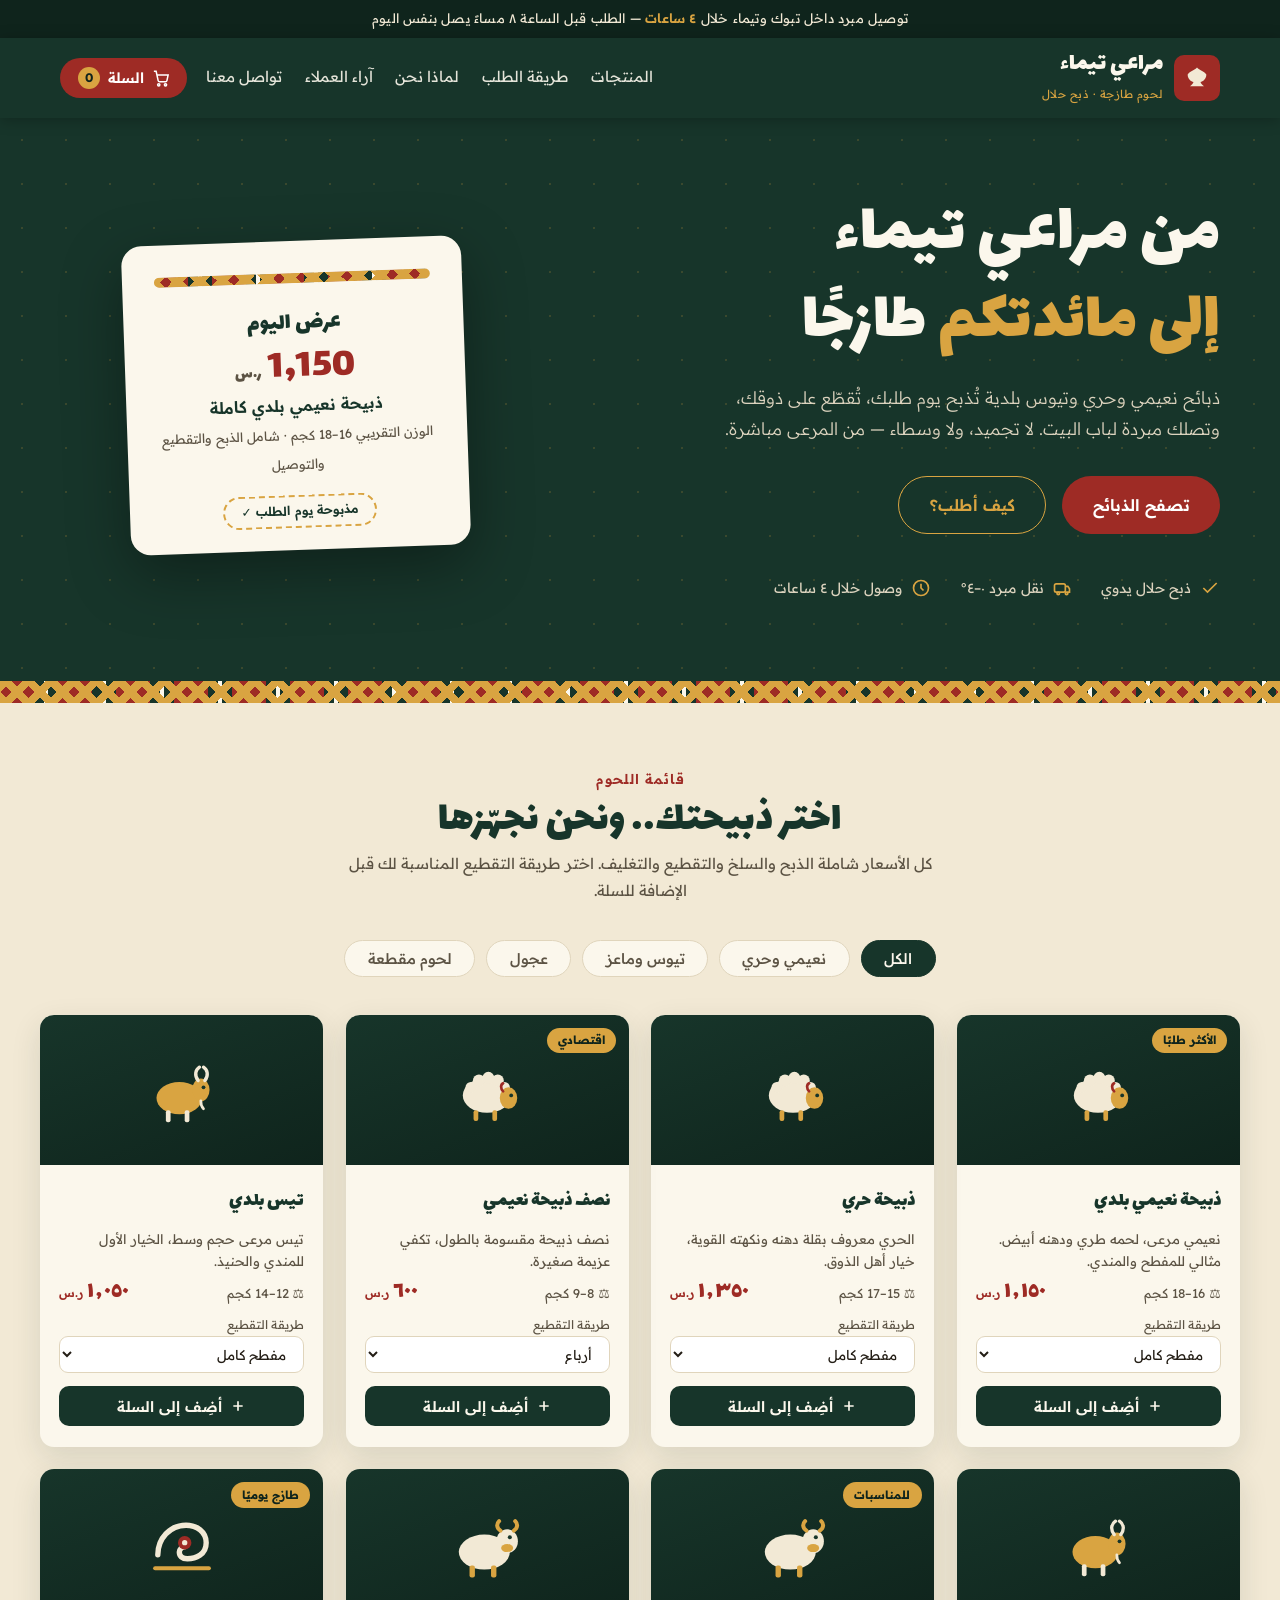
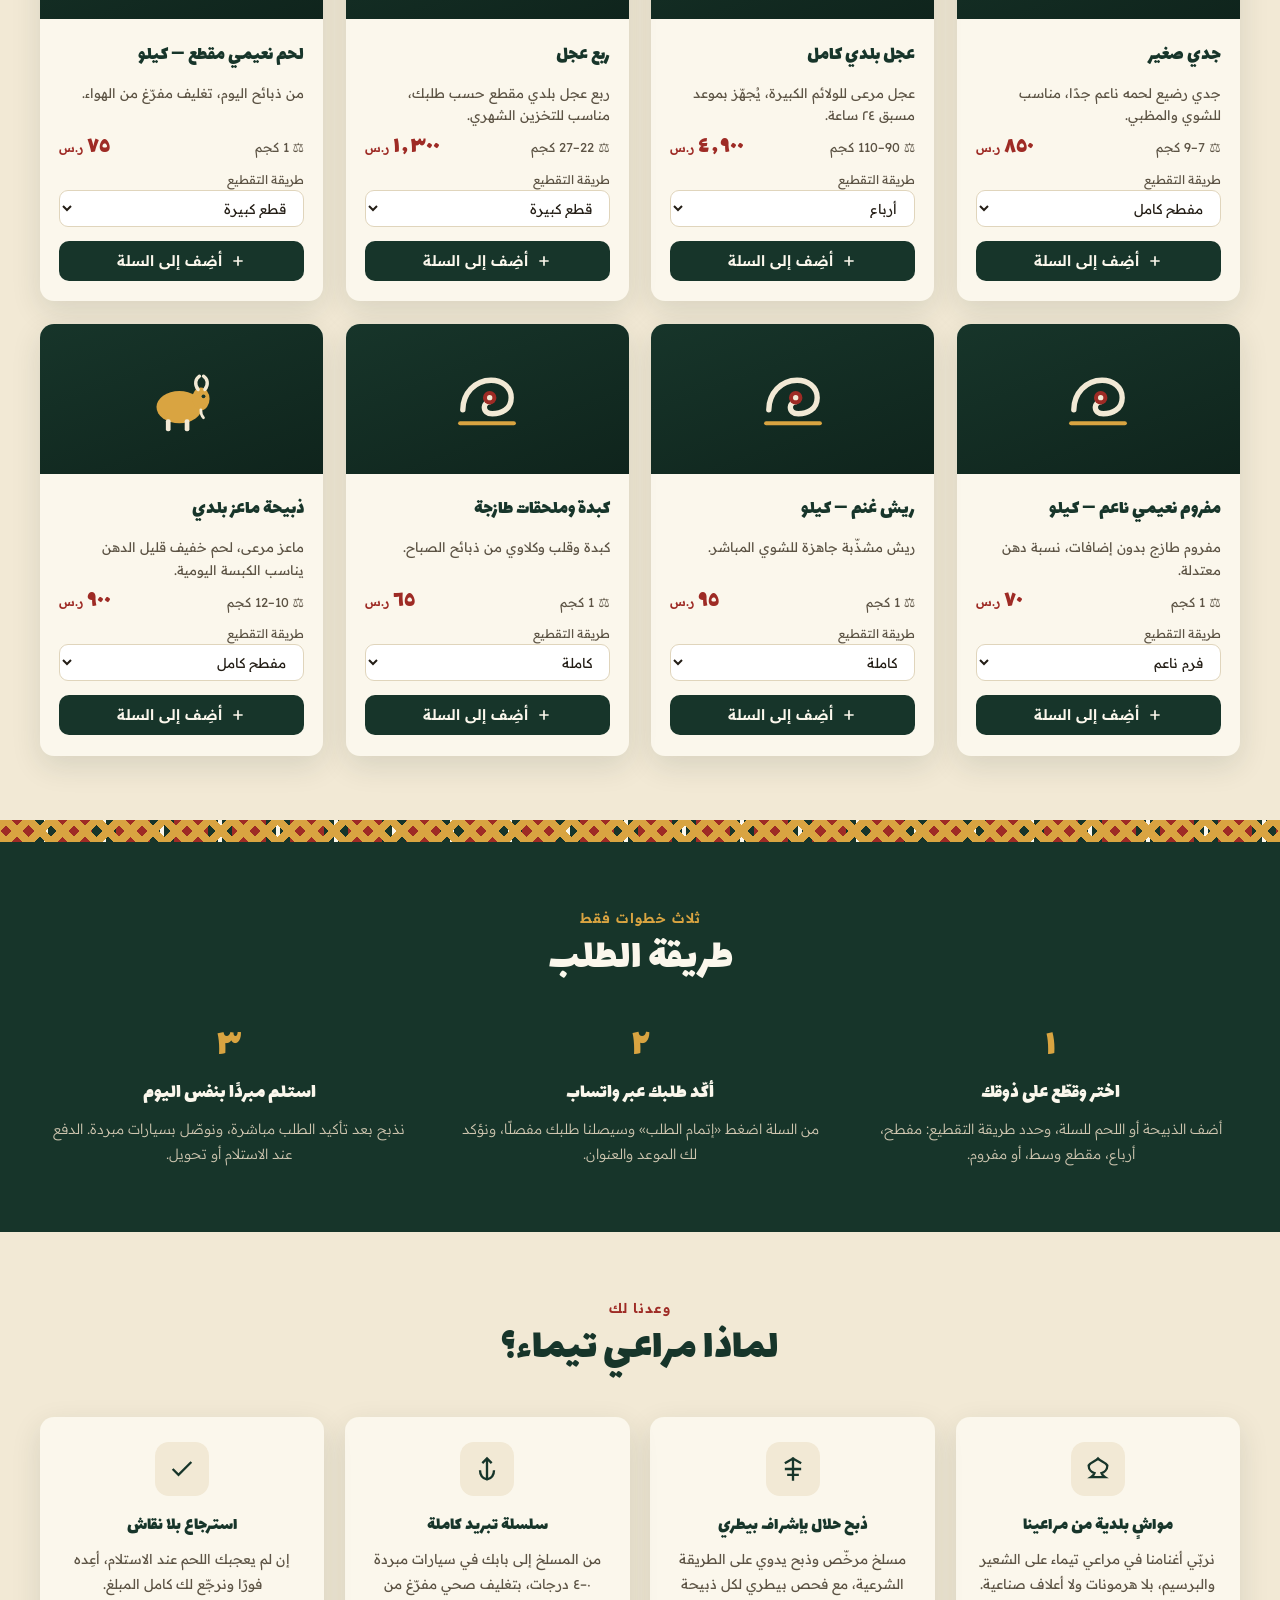
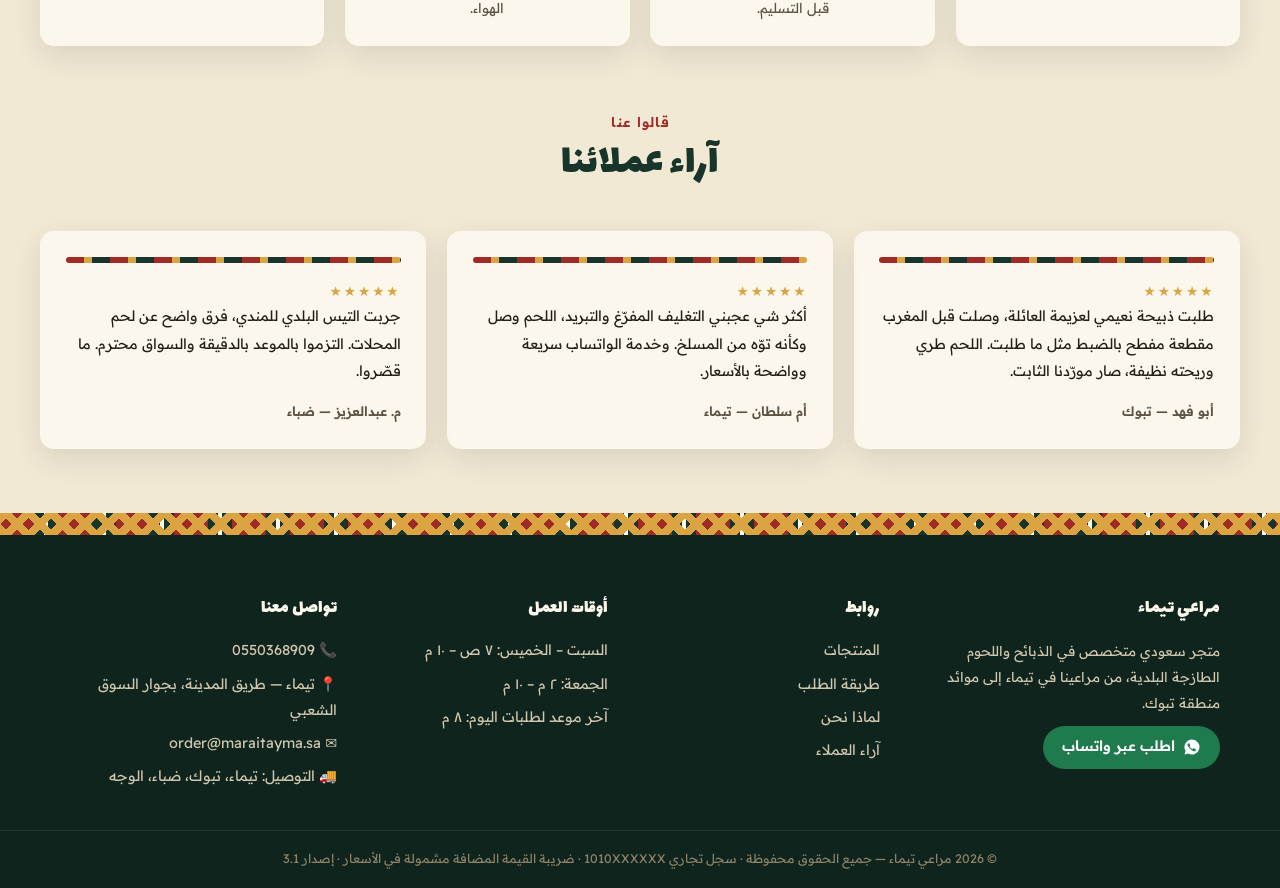
<file: index 2.html>
<!DOCTYPE html>
<html lang="ar" dir="rtl">
<head>
<meta charset="UTF-8">
<meta name="viewport" content="width=device-width, initial-scale=1.0">
<title>مراعي تيماء | لحوم طازجة وذبائح — ذبح حلال وتوصيل مبرد</title>
<meta name="description" content="مراعي تيماء: ذبائح نعيمي وحري وتيوس وعجول طازجة، ذبح حلال يدوي، تقطيع على ذوقك، وتوصيل مبرد لباب البيت.">
<link rel="preconnect" href="https://fonts.googleapis.com">
<link rel="preconnect" href="https://fonts.gstatic.com" crossorigin>
<link href="https://fonts.googleapis.com/css2?family=Lalezar&family=Readex+Pro:wght@300;400;500;600;700&display=swap" rel="stylesheet">
<style>
:root{
  --palm:#17352A;        /* ليل النخيل */
  --palm-deep:#0F241C;
  --sand:#F2E9D5;        /* سمن بلدي */
  --ivory:#FBF7EC;
  --sadu-red:#9E2B25;    /* أحمر السدو */
  --sadu-red-dark:#7E211C;
  --gold:#D9A441;        /* ذهب زعفران */
  --ink:#241E16;
  --ink-soft:#5C5344;
  --radius:14px;
  --shadow:0 10px 30px rgba(23,53,42,.12);
  --font-display:'Lalezar', system-ui, sans-serif;
  --font-body:'Readex Pro', system-ui, sans-serif;
}
*{margin:0;padding:0;box-sizing:border-box}
html{scroll-behavior:smooth}
@media (prefers-reduced-motion: reduce){
  html{scroll-behavior:auto}
  *,*::before,*::after{animation:none!important;transition:none!important}
}
body{
  font-family:var(--font-body);
  background:var(--sand);
  color:var(--ink);
  line-height:1.8;
  overflow-x:hidden;
}
img,svg{display:block;max-width:100%}
button{font-family:inherit;cursor:pointer;border:none;background:none}
a{color:inherit;text-decoration:none}
:focus-visible{outline:3px solid var(--gold);outline-offset:2px;border-radius:4px}

/* ====== شريط السدو (العنصر المميز) ====== */
.sadu{
  height:22px;
  background:
    repeating-linear-gradient(135deg, var(--gold) 0 8px, transparent 8px 16px),
    repeating-linear-gradient(45deg,  var(--gold) 0 8px, transparent 8px 16px),
    repeating-linear-gradient(90deg, var(--sadu-red) 0 34px, var(--palm) 34px 44px, var(--ivory) 44px 48px, var(--palm) 48px 58px);
  background-blend-mode:normal;
}
.sadu--thin{height:10px}

/* ====== الشريط العلوي ====== */
.topbar{
  background:var(--palm-deep);
  color:var(--sand);
  font-size:.82rem;
  text-align:center;
  padding:.45rem 1rem;
  letter-spacing:.2px;
}
.topbar b{color:var(--gold);font-weight:600}

/* ====== الترويسة ====== */
header.site{
  position:sticky;top:0;z-index:50;
  background:var(--palm);
  color:var(--ivory);
  box-shadow:0 2px 14px rgba(0,0,0,.25);
}
.nav-wrap{
  max-width:1200px;margin:0 auto;
  display:flex;align-items:center;gap:1.2rem;
  padding:.7rem 1.25rem;
}
.brand{display:flex;align-items:center;gap:.7rem}
.brand-mark{
  width:46px;height:46px;border-radius:10px;
  background:var(--sadu-red);
  display:grid;place-items:center;flex:none;
}
.brand-name{font-family:var(--font-display);font-size:1.55rem;line-height:1;padding-top:.3rem}
.brand-tag{font-size:.7rem;color:var(--gold);letter-spacing:.5px}
nav.main{display:flex;gap:1.4rem;margin-inline-start:auto;font-size:.95rem}
nav.main a{opacity:.9;padding:.3rem 0;border-bottom:2px solid transparent;transition:.2s}
nav.main a:hover{opacity:1;border-color:var(--gold)}
.cart-btn{
  position:relative;
  background:var(--sadu-red);color:#fff;
  padding:.55rem 1.1rem;border-radius:999px;
  font-family:var(--font-body);font-weight:600;font-size:.9rem;
  display:flex;align-items:center;gap:.5rem;
  transition:background .2s;
}
.cart-btn:hover{background:var(--sadu-red-dark)}
.cart-count{
  background:var(--gold);color:var(--palm-deep);
  min-width:22px;height:22px;border-radius:999px;
  display:grid;place-items:center;font-size:.78rem;font-weight:700;
}
.menu-toggle{display:none;color:var(--ivory);font-size:1.6rem;line-height:1}

/* ====== البطل ====== */
.hero{
  background:var(--palm);
  color:var(--ivory);
  position:relative;
  overflow:hidden;
}
.hero::before{ /* نجوم صحراء خافتة */
  content:"";position:absolute;inset:0;
  background-image:radial-gradient(rgba(217,164,65,.18) 1px, transparent 1.5px);
  background-size:44px 44px;
  pointer-events:none;
}
.hero-inner{
  max-width:1200px;margin:0 auto;
  padding:4.5rem 1.25rem 5rem;
  display:grid;grid-template-columns:1.15fr .85fr;gap:3rem;align-items:center;
  position:relative;
}
.hero h1{
  font-family:var(--font-display);
  font-size:clamp(2.6rem, 6vw, 4.4rem);
  line-height:1.25;font-weight:400;
}
.hero h1 .accent{color:var(--gold)}
.hero p.lead{
  margin-top:1rem;font-size:1.08rem;color:#DCD3BE;max-width:32rem;font-weight:300;
}
.hero-actions{margin-top:2rem;display:flex;gap:1rem;flex-wrap:wrap}
.btn{
  display:inline-flex;align-items:center;gap:.5rem;
  padding:.85rem 1.9rem;border-radius:999px;
  font-weight:600;font-size:1rem;transition:.2s;
}
.btn-primary{background:var(--sadu-red);color:#fff}
.btn-primary:hover{background:var(--sadu-red-dark);transform:translateY(-2px)}
.btn-ghost{border:1.5px solid var(--gold);color:var(--gold)}
.btn-ghost:hover{background:var(--gold);color:var(--palm-deep)}
.trust{
  margin-top:2.6rem;display:flex;gap:1.8rem;flex-wrap:wrap;
}
.trust div{display:flex;align-items:center;gap:.55rem;font-size:.88rem;color:#DCD3BE}
.trust svg{flex:none}
.hero-art{
  justify-self:center;
  background:var(--ivory);
  border-radius:20px;
  padding:2rem 2rem 1.4rem;
  box-shadow:0 20px 60px rgba(0,0,0,.35);
  rotate:-2deg;
  color:var(--ink);
  width:min(340px, 100%);
  text-align:center;
}
.hero-art .sadu--thin{border-radius:6px;margin-bottom:1.2rem}
.hero-art h3{font-family:var(--font-display);font-size:1.5rem;color:var(--palm);font-weight:400}
.hero-art .price-tag{
  font-family:var(--font-display);font-size:2.6rem;color:var(--sadu-red);line-height:1.1;
}
.hero-art small{color:var(--ink-soft);font-size:.8rem}
.hero-art .stamp{
  margin:1.1rem auto 0;width:fit-content;
  border:2px dashed var(--gold);color:var(--palm);
  padding:.2rem 1rem;border-radius:999px;font-size:.78rem;font-weight:600;
}

/* ====== الأقسام العامة ====== */
section{padding:4rem 1.25rem}
.container{max-width:1200px;margin:0 auto}
.sec-head{margin-bottom:2.2rem;text-align:center}
.sec-head .eyebrow{
  color:var(--sadu-red);font-weight:600;font-size:.85rem;letter-spacing:1px;
}
.sec-head h2{
  font-family:var(--font-display);font-weight:400;
  font-size:clamp(1.9rem, 4vw, 2.7rem);color:var(--palm);line-height:1.35;
}
.sec-head p{color:var(--ink-soft);max-width:38rem;margin:0 auto;font-size:.95rem}

/* ====== التصنيفات ====== */
.cats{display:flex;gap:.7rem;justify-content:center;flex-wrap:wrap;margin-bottom:2.4rem}
.cat-chip{
  padding:.5rem 1.4rem;border-radius:999px;
  background:var(--ivory);border:1.5px solid #E0D5BC;
  font-weight:500;font-size:.92rem;color:var(--ink-soft);transition:.2s;
}
.cat-chip:hover{border-color:var(--palm);color:var(--palm)}
.cat-chip.active{background:var(--palm);border-color:var(--palm);color:var(--ivory)}

/* ====== شبكة المنتجات ====== */
.grid{
  display:grid;grid-template-columns:repeat(auto-fill,minmax(265px,1fr));gap:1.4rem;
}
.card{
  background:var(--ivory);border-radius:var(--radius);
  box-shadow:var(--shadow);
  overflow:hidden;display:flex;flex-direction:column;
  transition:transform .2s, box-shadow .2s;
}
.card:hover{transform:translateY(-4px);box-shadow:0 16px 40px rgba(23,53,42,.18)}
.card-media{
  background:linear-gradient(160deg, var(--palm) 0%, var(--palm-deep) 100%);
  padding:1.6rem;display:grid;place-items:center;position:relative;min-height:150px;
}
.card-media svg{width:86px;height:86px}
.badge{
  position:absolute;top:.8rem;inset-inline-start:.8rem;
  background:var(--gold);color:var(--palm-deep);
  font-size:.72rem;font-weight:700;padding:.15rem .7rem;border-radius:999px;
}
.card-body{padding:1.1rem 1.2rem 1.3rem;display:flex;flex-direction:column;gap:.55rem;flex:1}
.card-body h3{font-family:var(--font-display);font-weight:400;font-size:1.25rem;color:var(--palm)}
.card-body .desc{font-size:.83rem;color:var(--ink-soft);line-height:1.7;flex:1}
.meta{display:flex;align-items:center;justify-content:space-between;font-size:.8rem;color:var(--ink-soft)}
.price{font-family:var(--font-display);font-size:1.5rem;color:var(--sadu-red);line-height:1}
.price small{font-family:var(--font-body);font-size:.75rem;font-weight:600}
.cut-select{
  width:100%;padding:.5rem .8rem;border-radius:9px;
  border:1.5px solid #E0D5BC;background:#fff;
  font-family:var(--font-body);font-size:.85rem;color:var(--ink);
}
.add-btn{
  margin-top:.3rem;
  background:var(--palm);color:var(--ivory);
  padding:.65rem;border-radius:10px;font-weight:600;font-size:.92rem;
  display:flex;align-items:center;justify-content:center;gap:.5rem;
  transition:background .2s;
}
.add-btn:hover{background:var(--sadu-red)}

/* ====== طريقة الطلب ====== */
.steps-band{background:var(--palm);color:var(--ivory)}
.steps{display:grid;grid-template-columns:repeat(3,1fr);gap:2rem;margin-top:2.5rem}
.step{text-align:center;padding:0 .6rem}
.step-num{
  font-family:var(--font-display);font-size:2.4rem;color:var(--gold);line-height:1;
}
.step h3{font-family:var(--font-display);font-weight:400;font-size:1.3rem;margin:.5rem 0 .3rem}
.step p{font-size:.88rem;color:#CFC6B0;font-weight:300}
.steps-band .sec-head h2{color:var(--ivory)}
.steps-band .sec-head .eyebrow{color:var(--gold)}

/* ====== لماذا نحن ====== */
.feats{display:grid;grid-template-columns:repeat(auto-fit,minmax(230px,1fr));gap:1.3rem;margin-top:2.4rem}
.feat{
  background:var(--ivory);border-radius:var(--radius);padding:1.6rem 1.4rem;
  box-shadow:var(--shadow);text-align:center;
}
.feat .ic{
  width:54px;height:54px;margin:0 auto .8rem;border-radius:14px;
  background:var(--sand);display:grid;place-items:center;
}
.feat h3{font-family:var(--font-display);font-weight:400;font-size:1.15rem;color:var(--palm);margin-bottom:.3rem}
.feat p{font-size:.85rem;color:var(--ink-soft)}

/* ====== آراء العملاء ====== */
.quotes{display:grid;grid-template-columns:repeat(auto-fit,minmax(280px,1fr));gap:1.3rem;margin-top:2.4rem}
.quote{
  background:var(--ivory);border-radius:var(--radius);padding:1.6rem;
  box-shadow:var(--shadow);position:relative;
}
.quote::before{
  content:"";display:block;height:6px;border-radius:6px;margin-bottom:1rem;
  background:repeating-linear-gradient(90deg, var(--sadu-red) 0 18px, var(--gold) 18px 26px, var(--palm) 26px 44px);
}
.quote p{font-size:.9rem;color:var(--ink);line-height:1.9}
.quote footer{margin-top:.9rem;font-size:.82rem;color:var(--ink-soft);font-weight:600}
.stars{color:var(--gold);letter-spacing:2px;font-size:.85rem}

/* ====== التذييل ====== */
footer.site{background:var(--palm-deep);color:#CFC6B0;font-size:.9rem}
.foot-grid{
  max-width:1200px;margin:0 auto;
  display:grid;grid-template-columns:1.3fr 1fr 1fr 1.2fr;gap:2.5rem;
  padding:3.5rem 1.25rem 2.5rem;
}
.foot-grid h4{font-family:var(--font-display);font-weight:400;color:var(--ivory);font-size:1.2rem;margin-bottom:.8rem}
.foot-grid ul{list-style:none;display:grid;gap:.45rem}
.foot-grid a:hover{color:var(--gold)}
.foot-note{
  border-top:1px solid rgba(255,255,255,.08);
  text-align:center;padding:1.1rem;font-size:.78rem;color:#8E8368;
}
.wa-link{
  display:inline-flex;align-items:center;gap:.5rem;margin-top:.6rem;
  background:#1F7A4D;color:#fff;padding:.55rem 1.2rem;border-radius:999px;font-weight:600;
}
.wa-link:hover{background:#176340;color:#fff}

/* ====== سلة المشتريات ====== */
.overlay{
  position:fixed;inset:0;background:rgba(15,36,28,.55);
  opacity:0;pointer-events:none;transition:opacity .25s;z-index:90;
}
.overlay.show{opacity:1;pointer-events:auto}
.cart-drawer{
  position:fixed;top:0;bottom:0;right:0;
  width:min(400px, 92vw);
  background:var(--ivory);z-index:100;
  transform:translateX(110%);
  visibility:hidden;
  transition:transform .3s ease, visibility 0s linear .3s;
  display:flex;flex-direction:column;
  box-shadow:-12px 0 40px rgba(0,0,0,.3);
}
.cart-drawer.open{
  transform:translateX(0);
  visibility:visible;
  transition:transform .3s ease, visibility 0s;
}
.cart-head{
  background:var(--palm);color:var(--ivory);
  padding:1.1rem 1.3rem;display:flex;align-items:center;justify-content:space-between;
}
.cart-head h3{font-family:var(--font-display);font-weight:400;font-size:1.35rem}
.cart-close{color:var(--ivory);font-size:1.7rem;line-height:1}
.cart-items{flex:1;overflow-y:auto;padding:1.2rem 1.3rem;display:grid;gap:1rem;align-content:start}
.cart-empty{text-align:center;color:var(--ink-soft);padding:3rem 1rem}
.cart-empty svg{margin:0 auto 1rem;opacity:.4}
.c-item{
  display:grid;grid-template-columns:auto 1fr auto;gap:.9rem;align-items:center;
  background:#fff;border:1px solid #EDE4CE;border-radius:12px;padding:.8rem;
}
.c-thumb{
  width:52px;height:52px;border-radius:10px;flex:none;
  background:var(--palm);display:grid;place-items:center;
}
.c-thumb svg{width:34px;height:34px}
.c-info h4{font-size:.9rem;font-weight:600;color:var(--palm)}
.c-info .cut{font-size:.74rem;color:var(--ink-soft)}
.c-info .p{font-size:.85rem;color:var(--sadu-red);font-weight:700}
.c-actions{display:grid;gap:.4rem;justify-items:center}
.qty{display:flex;align-items:center;gap:.5rem;background:var(--sand);border-radius:999px;padding:.15rem .5rem}
.qty button{width:24px;height:24px;font-size:1rem;font-weight:700;color:var(--palm)}
.qty span{min-width:20px;text-align:center;font-weight:600;font-size:.9rem}
.rm{font-size:.72rem;color:var(--sadu-red);text-decoration:underline}
.cart-foot{border-top:2px solid var(--sand);padding:1.2rem 1.3rem;display:grid;gap:.8rem}
.total-row{display:flex;justify-content:space-between;align-items:center}
.total-row span{color:var(--ink-soft);font-size:.9rem}
.total-row b{font-family:var(--font-display);font-size:1.7rem;color:var(--sadu-red);font-weight:400}
.checkout{
  background:#1F7A4D;color:#fff;padding:.9rem;border-radius:12px;
  font-weight:700;font-size:1rem;display:flex;align-items:center;justify-content:center;gap:.6rem;
}
.checkout:hover{background:#176340}
.cart-note{font-size:.72rem;color:var(--ink-soft);text-align:center}

/* ====== إشعار الإضافة ====== */
.toast{
  position:fixed;bottom:1.5rem;left:50%;
  transform:translate(-50%, 200%);
  opacity:0;visibility:hidden;
  background:var(--palm);color:var(--ivory);
  padding:.75rem 1.6rem;border-radius:999px;font-size:.9rem;font-weight:600;
  box-shadow:0 10px 30px rgba(0,0,0,.3);z-index:120;
  transition:transform .3s ease, opacity .3s ease, visibility 0s linear .3s;
  display:flex;gap:.5rem;align-items:center;white-space:nowrap;
}
.toast.show{
  transform:translate(-50%, 0);opacity:1;visibility:visible;
  transition:transform .3s ease, opacity .3s ease, visibility 0s;
}
.toast .dot{width:8px;height:8px;border-radius:50%;background:var(--gold)}

/* ====== التجاوب ====== */
@media (max-width: 900px){
  .hero-inner{grid-template-columns:1fr;padding:3rem 1.25rem 3.5rem;text-align:center}
  .hero p.lead{margin-inline:auto}
  .hero-actions,.trust{justify-content:center}
  .hero-art{rotate:0deg}
  .steps{grid-template-columns:1fr;gap:2.2rem}
  .foot-grid{grid-template-columns:1fr 1fr;gap:2rem}
}
@media (max-width: 760px){
  nav.main{
    position:fixed;inset:0;top:0;
    background:var(--palm-deep);
    flex-direction:column;align-items:center;justify-content:center;gap:2rem;
    font-size:1.3rem;
    transform:translateY(-100%);transition:transform .3s;z-index:80;
  }
  nav.main.open{transform:translateY(0)}
  .menu-toggle{display:block;z-index:85;position:relative}
  .brand-tag{display:none}
}
@media (max-width: 520px){
  section{padding:3rem 1rem}
  .foot-grid{grid-template-columns:1fr;padding-inline:1rem}
  .grid{grid-template-columns:1fr 1fr;gap:.9rem}
  .card-media{min-height:110px;padding:1rem}
  .card-media svg{width:60px;height:60px}
  .card-body{padding:.8rem .85rem 1rem}
  .card-body h3{font-size:1.05rem}
  .desc{display:none}
}
@media (max-width: 380px){
  .grid{grid-template-columns:1fr}
  .desc{display:block}
}
</style>
</head>
<body>

<!-- الشريط العلوي -->
<div class="topbar">توصيل مبرد داخل تبوك وتيماء خلال <b>٤ ساعات</b> — الطلب قبل الساعة ٨ مساءً يصل بنفس اليوم</div>

<!-- الترويسة -->
<header class="site">
  <div class="nav-wrap">
    <a href="#" class="brand" aria-label="مراعي تيماء - الرئيسية">
      <span class="brand-mark" aria-hidden="true">
        <svg width="28" height="28" viewBox="0 0 24 24" fill="none"><path d="M12 3c-2 2.5-6 3-8 6 0 4 3 6 5 6.5-.5 1.5-1.5 2.5-3 3.5h12c-1.5-1-2.5-2-3-3.5 2-.5 5-2.5 5-6.5-2-3-6-3.5-8-6Z" fill="#F2E9D5"/></svg>
      </span>
      <span>
        <span class="brand-name">مراعي تيماء</span><br>
        <span class="brand-tag">لحوم طازجة · ذبح حلال</span>
      </span>
    </a>
    <button class="menu-toggle" id="menuToggle" aria-label="القائمة" aria-expanded="false">☰</button>
    <nav class="main" id="mainNav">
      <a href="#products">المنتجات</a>
      <a href="#how">طريقة الطلب</a>
      <a href="#why">لماذا نحن</a>
      <a href="#reviews">آراء العملاء</a>
      <a href="#contact">تواصل معنا</a>
    </nav>
    <button class="cart-btn" id="cartOpen" aria-label="فتح سلة المشتريات">
      <svg width="18" height="18" viewBox="0 0 24 24" fill="none" stroke="currentColor" stroke-width="2"><circle cx="9" cy="21" r="1.5"/><circle cx="18" cy="21" r="1.5"/><path d="M2.5 3h3l2.7 12.4a2 2 0 0 0 2 1.6h7.7a2 2 0 0 0 2-1.6L21.5 8H6.2"/></svg>
      السلة
      <span class="cart-count" id="cartCount">0</span>
    </button>
  </div>
</header>

<!-- البطل -->
<div class="hero">
  <div class="hero-inner">
    <div>
      <h1>من مراعي تيماء<br><span class="accent">إلى مائدتكم</span> طازجًا</h1>
      <p class="lead">ذبائح نعيمي وحري وتيوس بلدية تُذبح يوم طلبك، تُقطّع على ذوقك، وتصلك مبردة لباب البيت. لا تجميد، ولا وسطاء — من المرعى مباشرة.</p>
      <div class="hero-actions">
        <a href="#products" class="btn btn-primary">تصفح الذبائح</a>
        <a href="#how" class="btn btn-ghost">كيف أطلب؟</a>
      </div>
      <div class="trust">
        <div>
          <svg width="20" height="20" viewBox="0 0 24 24" fill="none" stroke="#D9A441" stroke-width="2"><path d="M20 6 9 17l-5-5"/></svg>
          ذبح حلال يدوي
        </div>
        <div>
          <svg width="20" height="20" viewBox="0 0 24 24" fill="none" stroke="#D9A441" stroke-width="2"><rect x="3" y="7" width="13" height="10" rx="2"/><path d="M16 10h3l2 3v4h-5M7.5 20a1.5 1.5 0 1 0 0-3 1.5 1.5 0 0 0 0 3Zm10 0a1.5 1.5 0 1 0 0-3 1.5 1.5 0 0 0 0 3Z"/></svg>
          نقل مبرد ٠–٤°
        </div>
        <div>
          <svg width="20" height="20" viewBox="0 0 24 24" fill="none" stroke="#D9A441" stroke-width="2"><circle cx="12" cy="12" r="9"/><path d="M12 7v5l3 3"/></svg>
          وصول خلال ٤ ساعات
        </div>
      </div>
    </div>
    <div class="hero-art" aria-hidden="true">
      <div class="sadu sadu--thin"></div>
      <h3>عرض اليوم</h3>
      <div class="price-tag">1,150 <small style="font-size:1rem">ر.س</small></div>
      <p style="font-weight:600;color:var(--palm)">ذبيحة نعيمي بلدي كاملة</p>
      <small>الوزن التقريبي 16–18 كجم · شامل الذبح والتقطيع والتوصيل</small>
      <div class="stamp">مذبوحة يوم الطلب ✓</div>
    </div>
  </div>
</div>

<div class="sadu" role="presentation"></div>

<!-- المنتجات -->
<section id="products">
  <div class="container">
    <div class="sec-head">
      <div class="eyebrow">قائمة اللحوم</div>
      <h2>اختر ذبيحتك.. ونحن نجهّزها</h2>
      <p>كل الأسعار شاملة الذبح والسلخ والتقطيع والتغليف. اختر طريقة التقطيع المناسبة لك قبل الإضافة للسلة.</p>
    </div>

    <div class="cats" id="cats" role="tablist" aria-label="تصنيفات المنتجات">
      <button class="cat-chip active" data-cat="all">الكل</button>
      <button class="cat-chip" data-cat="sheep">نعيمي وحري</button>
      <button class="cat-chip" data-cat="goat">تيوس وماعز</button>
      <button class="cat-chip" data-cat="calf">عجول</button>
      <button class="cat-chip" data-cat="cuts">لحوم مقطعة</button>
    </div>

    <div class="grid" id="productGrid"></div>
  </div>
</section>

<div class="sadu" role="presentation"></div>

<!-- طريقة الطلب -->
<section class="steps-band" id="how">
  <div class="container">
    <div class="sec-head">
      <div class="eyebrow">ثلاث خطوات فقط</div>
      <h2>طريقة الطلب</h2>
    </div>
    <div class="steps">
      <div class="step">
        <div class="step-num">١</div>
        <h3>اختر وقطّع على ذوقك</h3>
        <p>أضف الذبيحة أو اللحم للسلة، وحدد طريقة التقطيع: مفطح، أرباع، مقطع وسط، أو مفروم.</p>
      </div>
      <div class="step">
        <div class="step-num">٢</div>
        <h3>أكّد طلبك عبر واتساب</h3>
        <p>من السلة اضغط «إتمام الطلب» وسيصلنا طلبك مفصلًا، ونؤكد لك الموعد والعنوان.</p>
      </div>
      <div class="step">
        <div class="step-num">٣</div>
        <h3>استلم مبردًا بنفس اليوم</h3>
        <p>نذبح بعد تأكيد الطلب مباشرة، ونوصّل بسيارات مبردة. الدفع عند الاستلام أو تحويل.</p>
      </div>
    </div>
  </div>
</section>

<!-- لماذا نحن -->
<section id="why">
  <div class="container">
    <div class="sec-head">
      <div class="eyebrow">وعدنا لك</div>
      <h2>لماذا مراعي تيماء؟</h2>
    </div>
    <div class="feats">
      <div class="feat">
        <div class="ic">
          <svg width="28" height="28" viewBox="0 0 24 24" fill="none" stroke="#17352A" stroke-width="2"><path d="M12 3c-2 2.5-6 3-8 6 0 4 3 6 5 6.5-.5 1.5-1.5 2.5-3 3.5h12c-1.5-1-2.5-2-3-3.5 2-.5 5-2.5 5-6.5-2-3-6-3.5-8-6Z"/></svg>
        </div>
        <h3>مواشٍ بلدية من مراعينا</h3>
        <p>نربّي أغنامنا في مراعي تيماء على الشعير والبرسيم، بلا هرمونات ولا أعلاف صناعية.</p>
      </div>
      <div class="feat">
        <div class="ic">
          <svg width="28" height="28" viewBox="0 0 24 24" fill="none" stroke="#17352A" stroke-width="2"><path d="M12 2v20M5 7l7-4 7 4M5 12h14M7 17h10"/></svg>
        </div>
        <h3>ذبح حلال بإشراف بيطري</h3>
        <p>مسلخ مرخّص وذبح يدوي على الطريقة الشرعية، مع فحص بيطري لكل ذبيحة قبل التسليم.</p>
      </div>
      <div class="feat">
        <div class="ic">
          <svg width="28" height="28" viewBox="0 0 24 24" fill="none" stroke="#17352A" stroke-width="2"><path d="M12 3v18M8 7l4-4 4 4M6 13c0 4 2.5 7 6 8 3.5-1 6-4 6-8"/></svg>
        </div>
        <h3>سلسلة تبريد كاملة</h3>
        <p>من المسلخ إلى بابك في سيارات مبردة ٠–٤ درجات، بتغليف صحي مفرّغ من الهواء.</p>
      </div>
      <div class="feat">
        <div class="ic">
          <svg width="28" height="28" viewBox="0 0 24 24" fill="none" stroke="#17352A" stroke-width="2"><path d="M20 6 9 17l-5-5"/></svg>
        </div>
        <h3>استرجاع بلا نقاش</h3>
        <p>إن لم يعجبك اللحم عند الاستلام، أعِده فورًا ونرجّع لك كامل المبلغ.</p>
      </div>
    </div>
  </div>
</section>

<!-- آراء العملاء -->
<section id="reviews" style="padding-top:0">
  <div class="container">
    <div class="sec-head">
      <div class="eyebrow">قالوا عنا</div>
      <h2>آراء عملائنا</h2>
    </div>
    <div class="quotes">
      <div class="quote">
        <div class="stars" aria-label="خمس نجوم">★★★★★</div>
        <p>طلبت ذبيحة نعيمي لعزيمة العائلة، وصلت قبل المغرب مقطعة مفطح بالضبط مثل ما طلبت. اللحم طري وريحته نظيفة، صار مورّدنا الثابت.</p>
        <footer>أبو فهد — تبوك</footer>
      </div>
      <div class="quote">
        <div class="stars" aria-label="خمس نجوم">★★★★★</div>
        <p>أكثر شي عجبني التغليف المفرّغ والتبريد، اللحم وصل وكأنه توّه من المسلخ. وخدمة الواتساب سريعة وواضحة بالأسعار.</p>
        <footer>أم سلطان — تيماء</footer>
      </div>
      <div class="quote">
        <div class="stars" aria-label="خمس نجوم">★★★★★</div>
        <p>جربت التيس البلدي للمندي، فرق واضح عن لحم المحلات. التزموا بالموعد بالدقيقة والسواق محترم. ما قصّروا.</p>
        <footer>م. عبدالعزيز — ضباء</footer>
      </div>
    </div>
  </div>
</section>

<div class="sadu" role="presentation"></div>

<!-- التذييل -->
<footer class="site" id="contact">
  <div class="foot-grid">
    <div>
      <h4>مراعي تيماء</h4>
      <p style="font-size:.85rem;line-height:1.9">متجر سعودي متخصص في الذبائح واللحوم الطازجة البلدية، من مراعينا في تيماء إلى موائد منطقة تبوك.</p>
      <a class="wa-link" href="https://wa.me/966550368909" target="_blank" rel="noopener">
        <svg width="18" height="18" viewBox="0 0 24 24" fill="currentColor"><path d="M12 2a10 10 0 0 0-8.6 15.1L2 22l5-1.3A10 10 0 1 0 12 2Zm5.5 14.2c-.2.7-1.3 1.3-1.9 1.4-.5.1-1.1.1-1.8-.1a15 15 0 0 1-6.6-5.8c-.8-1.3-1.2-2.4-1.1-3 .1-.7.8-1.6 1.4-1.7h.5c.2 0 .4 0 .6.5l.9 2.1c.1.2.1.4 0 .6l-.5.8c-.1.2-.2.4 0 .7.5.9 1.9 2.4 3.3 3 .3.1.5.1.7-.1l.7-.8c.2-.2.4-.3.6-.2l2.2 1c.2.1.4.2.4.4 0 .1.1.4-.4 1.2Z"/></svg>
        اطلب عبر واتساب
      </a>
    </div>
    <div>
      <h4>روابط</h4>
      <ul>
        <li><a href="#products">المنتجات</a></li>
        <li><a href="#how">طريقة الطلب</a></li>
        <li><a href="#why">لماذا نحن</a></li>
        <li><a href="#reviews">آراء العملاء</a></li>
      </ul>
    </div>
    <div>
      <h4>أوقات العمل</h4>
      <ul>
        <li>السبت – الخميس: ٧ ص – ١٠ م</li>
        <li>الجمعة: ٢ م – ١٠ م</li>
        <li>آخر موعد لطلبات اليوم: ٨ م</li>
      </ul>
    </div>
    <div>
      <h4>تواصل معنا</h4>
      <ul>
        <li>📞 0550&#8203;368&#8203;909</li>
        <li>📍 تيماء — طريق المدينة، بجوار السوق الشعبي</li>
        <li>✉️ order@maraitayma.sa</li>
        <li>🚚 التوصيل: تيماء، تبوك، ضباء، الوجه</li>
      </ul>
    </div>
  </div>
  <div class="foot-note">© 2026 مراعي تيماء — جميع الحقوق محفوظة · سجل تجاري 1010XXXXXX · ضريبة القيمة المضافة مشمولة في الأسعار · إصدار 3.1</div>
</footer>

<!-- سلة المشتريات -->
<div class="overlay" id="overlay"></div>
<aside class="cart-drawer" id="cartDrawer" aria-label="سلة المشتريات" role="dialog" aria-modal="true">
  <div class="cart-head">
    <h3>سلة المشتريات</h3>
    <button class="cart-close" id="cartClose" aria-label="إغلاق السلة">×</button>
  </div>
  <div class="sadu sadu--thin"></div>
  <div class="cart-items" id="cartItems"></div>
  <div class="cart-foot" id="cartFoot" hidden>
    <div class="total-row">
      <span>الإجمالي (شامل الضريبة)</span>
      <b id="cartTotal">0 ر.س</b>
    </div>
    <button class="checkout" id="checkoutBtn">
      <svg width="20" height="20" viewBox="0 0 24 24" fill="currentColor"><path d="M12 2a10 10 0 0 0-8.6 15.1L2 22l5-1.3A10 10 0 1 0 12 2Zm5.5 14.2c-.2.7-1.3 1.3-1.9 1.4-.5.1-1.1.1-1.8-.1a15 15 0 0 1-6.6-5.8c-.8-1.3-1.2-2.4-1.1-3 .1-.7.8-1.6 1.4-1.7h.5c.2 0 .4 0 .6.5l.9 2.1c.1.2.1.4 0 .6l-.5.8c-.1.2-.2.4 0 .7.5.9 1.9 2.4 3.3 3 .3.1.5.1.7-.1l.7-.8c.2-.2.4-.3.6-.2l2.2 1c.2.1.4.2.4.4 0 .1.1.4-.4 1.2Z"/></svg>
      إتمام الطلب عبر واتساب
    </button>
    <div class="cart-note">بعد الضغط سيُفتح واتساب وفيه تفاصيل طلبك كاملة لتأكيدها معنا</div>
  </div>
</aside>

<div class="toast" id="toast"><span class="dot"></span><span id="toastMsg">أُضيف إلى السلة</span></div>

<script>
/* ====== البيانات ====== */
const ICONS = {
  sheep: '<svg viewBox="0 0 64 64" fill="none"><ellipse cx="32" cy="36" rx="18" ry="13" fill="#F2E9D5"/><circle cx="20" cy="30" r="4" fill="#F2E9D5"/><circle cx="26" cy="25" r="4.5" fill="#F2E9D5"/><circle cx="33" cy="23" r="4.5" fill="#F2E9D5"/><circle cx="40" cy="25" r="4.5" fill="#F2E9D5"/><circle cx="45" cy="30" r="4" fill="#F2E9D5"/><ellipse cx="48" cy="38" rx="6.5" ry="8" fill="#D9A441"/><circle cx="50" cy="36" r="1.4" fill="#17352A"/><path d="M44 33c-2-2-2-5 0-6" stroke="#9E2B25" stroke-width="2" stroke-linecap="round"/><rect x="22" y="47" width="3.5" height="8" rx="1.5" fill="#D9A441"/><rect x="36" y="47" width="3.5" height="8" rx="1.5" fill="#D9A441"/></svg>',
  goat: '<svg viewBox="0 0 64 64" fill="none"><ellipse cx="30" cy="38" rx="17" ry="12" fill="#D9A441"/><ellipse cx="46" cy="32" rx="6.5" ry="8.5" fill="#D9A441"/><path d="M44 25c-3-4-2-8 1-10M49 25c3-4 2-8-1-10" stroke="#F2E9D5" stroke-width="2.5" stroke-linecap="round"/><circle cx="48" cy="30" r="1.4" fill="#17352A"/><path d="M46 40c0 3 1 5 2 6" stroke="#F2E9D5" stroke-width="2" stroke-linecap="round"/><rect x="20" y="47" width="3.5" height="9" rx="1.5" fill="#F2E9D5"/><rect x="34" y="47" width="3.5" height="9" rx="1.5" fill="#F2E9D5"/></svg>',
  calf: '<svg viewBox="0 0 64 64" fill="none"><ellipse cx="30" cy="38" rx="19" ry="13" fill="#F2E9D5"/><ellipse cx="47" cy="30" rx="8" ry="9" fill="#F2E9D5"/><path d="M42 22c-3-2-3-5-1-7M52 22c3-2 3-5 1-7" stroke="#D9A441" stroke-width="3" stroke-linecap="round"/><ellipse cx="47" cy="35" rx="4.5" ry="3" fill="#D9A441"/><circle cx="49" cy="27" r="1.5" fill="#17352A"/><rect x="19" y="48" width="4" height="9" rx="1.5" fill="#D9A441"/><rect x="35" y="48" width="4" height="9" rx="1.5" fill="#D9A441"/></svg>',
  cuts: '<svg viewBox="0 0 64 64" fill="none"><path d="M14 40c0-12 9-22 21-22 8 0 15 5 15 13 0 9-8 12-14 12-4 0-6-2-6-5 0-2 2-4 4-4" stroke="#F2E9D5" stroke-width="4" stroke-linecap="round" fill="none"/><circle cx="34" cy="31" r="5" fill="#9E2B25"/><circle cx="34" cy="31" r="2" fill="#F2E9D5"/><path d="M12 50h40" stroke="#D9A441" stroke-width="3" stroke-linecap="round"/></svg>'
};

const CUTS = ['مفطح كامل','أرباع','مقطع وسط','مقطع صغير (مبشور)'];
const CUTS_MEAT = ['قطع كبيرة','قطع وسط','مكعبات','مفروم'];

const PRODUCTS = [
  {id:1, cat:'sheep', icon:'sheep', badge:'الأكثر طلبًا', name:'ذبيحة نعيمي بلدي', desc:'نعيمي مرعى، لحمه طري ودهنه أبيض. مثالي للمفطح والمندي.', weight:'16–18 كجم', price:1150, cuts:CUTS},
  {id:2, cat:'sheep', icon:'sheep', badge:'', name:'ذبيحة حري', desc:'الحري معروف بقلة دهنه ونكهته القوية، خيار أهل الذوق.', weight:'15–17 كجم', price:1350, cuts:CUTS},
  {id:3, cat:'sheep', icon:'sheep', badge:'اقتصادي', name:'نصف ذبيحة نعيمي', desc:'نصف ذبيحة مقسومة بالطول، تكفي عزيمة صغيرة.', weight:'8–9 كجم', price:600, cuts:['أرباع','مقطع وسط','مقطع صغير']},
  {id:4, cat:'goat', icon:'goat', badge:'', name:'تيس بلدي', desc:'تيس مرعى حجم وسط، الخيار الأول للمندي والحنيذ.', weight:'12–14 كجم', price:1050, cuts:CUTS},
  {id:5, cat:'goat', icon:'goat', badge:'', name:'جدي صغير', desc:'جدي رضيع لحمه ناعم جدًا، مناسب للشوي والمظبي.', weight:'7–9 كجم', price:850, cuts:CUTS},
  {id:6, cat:'calf', icon:'calf', badge:'للمناسبات', name:'عجل بلدي كامل', desc:'عجل مرعى للولائم الكبيرة، يُجهّز بموعد مسبق ٢٤ ساعة.', weight:'90–110 كجم', price:4900, cuts:['أرباع','مقطع وسط','حسب الاتفاق']},
  {id:7, cat:'calf', icon:'calf', badge:'', name:'ربع عجل', desc:'ربع عجل بلدي مقطع حسب طلبك، مناسب للتخزين الشهري.', weight:'22–27 كجم', price:1300, cuts:CUTS_MEAT},
  {id:8, cat:'cuts', icon:'cuts', badge:'طازج يوميًا', name:'لحم نعيمي مقطع — كيلو', desc:'من ذبائح اليوم، تغليف مفرّغ من الهواء.', weight:'1 كجم', price:75, cuts:CUTS_MEAT},
  {id:9, cat:'cuts', icon:'cuts', badge:'', name:'مفروم نعيمي ناعم — كيلو', desc:'مفروم طازج بدون إضافات، نسبة دهن معتدلة.', weight:'1 كجم', price:70, cuts:['فرم ناعم','فرم خشن']},
  {id:10, cat:'cuts', icon:'cuts', badge:'', name:'ريش غنم — كيلو', desc:'ريش مشذّبة جاهزة للشوي المباشر.', weight:'1 كجم', price:95, cuts:['كاملة','مفرودة (فرنساوي)']},
  {id:11, cat:'cuts', icon:'cuts', badge:'', name:'كبدة وملحقات طازجة', desc:'كبدة وقلب وكلاوي من ذبائح الصباح.', weight:'1 كجم', price:65, cuts:['كاملة','مقطعة شرائح']},
  {id:12, cat:'goat', icon:'goat', badge:'', name:'ذبيحة ماعز بلدي', desc:'ماعز مرعى، لحم خفيف قليل الدهن يناسب الكبسة اليومية.', weight:'10–12 كجم', price:900, cuts:CUTS},
];

/* ====== عرض المنتجات ====== */
const grid = document.getElementById('productGrid');
const fmt = n => n.toLocaleString('ar-SA');

function renderProducts(cat='all'){
  const list = cat==='all' ? PRODUCTS : PRODUCTS.filter(p=>p.cat===cat);
  grid.innerHTML = list.map(p=>`
    <article class="card" data-id="${p.id}">
      <div class="card-media">
        ${p.badge?`<span class="badge">${p.badge}</span>`:''}
        ${ICONS[p.icon]}
      </div>
      <div class="card-body">
        <h3>${p.name}</h3>
        <p class="desc">${p.desc}</p>
        <div class="meta"><span>⚖️ ${p.weight}</span><span class="price">${fmt(p.price)} <small>ر.س</small></span></div>
        <label style="font-size:.75rem;color:var(--ink-soft)">طريقة التقطيع
          <select class="cut-select">${p.cuts.map(c=>`<option>${c}</option>`).join('')}</select>
        </label>
        <button class="add-btn" data-add="${p.id}">
          <svg width="16" height="16" viewBox="0 0 24 24" fill="none" stroke="currentColor" stroke-width="2.5"><path d="M12 5v14M5 12h14"/></svg>
          أضِف إلى السلة
        </button>
      </div>
    </article>`).join('');
}
renderProducts();

/* تصفية التصنيفات */
document.getElementById('cats').addEventListener('click', e=>{
  const chip = e.target.closest('.cat-chip'); if(!chip) return;
  document.querySelectorAll('.cat-chip').forEach(c=>c.classList.remove('active'));
  chip.classList.add('active');
  renderProducts(chip.dataset.cat);
});

/* ====== السلة (بالذاكرة) ====== */
let cart = []; // {id, name, icon, price, cut, qty}

const drawer = document.getElementById('cartDrawer');
const overlay = document.getElementById('overlay');
const cartItemsEl = document.getElementById('cartItems');
const cartFoot = document.getElementById('cartFoot');
const cartCount = document.getElementById('cartCount');
const cartTotal = document.getElementById('cartTotal');

function openCart(){ drawer.classList.add('open'); overlay.classList.add('show'); }
function closeCart(){ drawer.classList.remove('open'); overlay.classList.remove('show'); }
document.getElementById('cartOpen').addEventListener('click', openCart);
document.getElementById('cartClose').addEventListener('click', closeCart);
overlay.addEventListener('click', closeCart);
document.addEventListener('keydown', e=>{ if(e.key==='Escape') closeCart(); });

grid.addEventListener('click', e=>{
  const btn = e.target.closest('[data-add]'); if(!btn) return;
  const id = +btn.dataset.add;
  const p = PRODUCTS.find(x=>x.id===id);
  const cut = btn.closest('.card').querySelector('.cut-select').value;
  const existing = cart.find(i=>i.id===id && i.cut===cut);
  if(existing){ existing.qty++; } else { cart.push({id:p.id,name:p.name,icon:p.icon,price:p.price,cut,qty:1}); }
  updateCart();
  showToast(`أُضيف «${p.name}» إلى السلة`);
});

function updateCart(){
  const count = cart.reduce((s,i)=>s+i.qty,0);
  cartCount.textContent = count;
  if(cart.length===0){
    cartItemsEl.innerHTML = `
      <div class="cart-empty">
        <svg width="60" height="60" viewBox="0 0 24 24" fill="none" stroke="currentColor" stroke-width="1.5"><circle cx="9" cy="21" r="1.5"/><circle cx="18" cy="21" r="1.5"/><path d="M2.5 3h3l2.7 12.4a2 2 0 0 0 2 1.6h7.7a2 2 0 0 0 2-1.6L21.5 8H6.2"/></svg>
        سلتك فارغة.<br>تصفح المنتجات وأضف ما يناسبك.
      </div>`;
    cartFoot.hidden = true;
    return;
  }
  cartItemsEl.innerHTML = cart.map((i,idx)=>`
    <div class="c-item">
      <div class="c-thumb">${ICONS[i.icon]}</div>
      <div class="c-info">
        <h4>${i.name}</h4>
        <div class="cut">التقطيع: ${i.cut}</div>
        <div class="p">${fmt(i.price*i.qty)} ر.س</div>
      </div>
      <div class="c-actions">
        <div class="qty">
          <button data-qty="+1" data-i="${idx}" aria-label="زيادة الكمية">+</button>
          <span>${i.qty}</span>
          <button data-qty="-1" data-i="${idx}" aria-label="تقليل الكمية">−</button>
        </div>
        <button class="rm" data-rm="${idx}">إزالة</button>
      </div>
    </div>`).join('');
  const total = cart.reduce((s,i)=>s+i.price*i.qty,0);
  cartTotal.textContent = `${fmt(total)} ر.س`;
  cartFoot.hidden = false;
}
updateCart();

cartItemsEl.addEventListener('click', e=>{
  const q = e.target.closest('[data-qty]');
  if(q){
    const i = +q.dataset.i;
    cart[i].qty += (q.dataset.qty==='+1' ? 1 : -1);
    if(cart[i].qty<=0) cart.splice(i,1);
    updateCart(); return;
  }
  const r = e.target.closest('[data-rm]');
  if(r){ cart.splice(+r.dataset.rm,1); updateCart(); }
});

/* إتمام الطلب عبر واتساب */
document.getElementById('checkoutBtn').addEventListener('click', ()=>{
  if(cart.length===0) return;
  const total = cart.reduce((s,i)=>s+i.price*i.qty,0);
  let msg = 'السلام عليكم، أرغب بتأكيد الطلب التالي من مراعي تيماء:%0A%0A';
  cart.forEach((i,n)=>{
    msg += `${n+1}. ${i.name} — التقطيع: ${i.cut} — الكمية: ${i.qty} — ${fmt(i.price*i.qty)} ر.س%0A`;
  });
  msg += `%0Aالإجمالي: ${fmt(total)} ر.س%0A%0Aالاسم:%0Aالحي والعنوان:%0Aالوقت المفضل للاستلام:`;
  window.open(`https://wa.me/966550368909?text=${msg}`, '_blank');
});

/* إشعار */
const toast = document.getElementById('toast');
const toastMsg = document.getElementById('toastMsg');
let toastTimer;
function showToast(text){
  toastMsg.textContent = text;
  toast.classList.add('show');
  clearTimeout(toastTimer);
  toastTimer = setTimeout(()=>toast.classList.remove('show'), 2200);
}

/* قائمة الجوال */
const nav = document.getElementById('mainNav');
const menuToggle = document.getElementById('menuToggle');
menuToggle.addEventListener('click', ()=>{
  const open = nav.classList.toggle('open');
  menuToggle.setAttribute('aria-expanded', open);
  menuToggle.textContent = open ? '×' : '☰';
});
nav.addEventListener('click', e=>{
  if(e.target.tagName==='A'){ nav.classList.remove('open'); menuToggle.textContent='☰'; menuToggle.setAttribute('aria-expanded','false'); }
});
</script>
</body>
</html>
</file>
